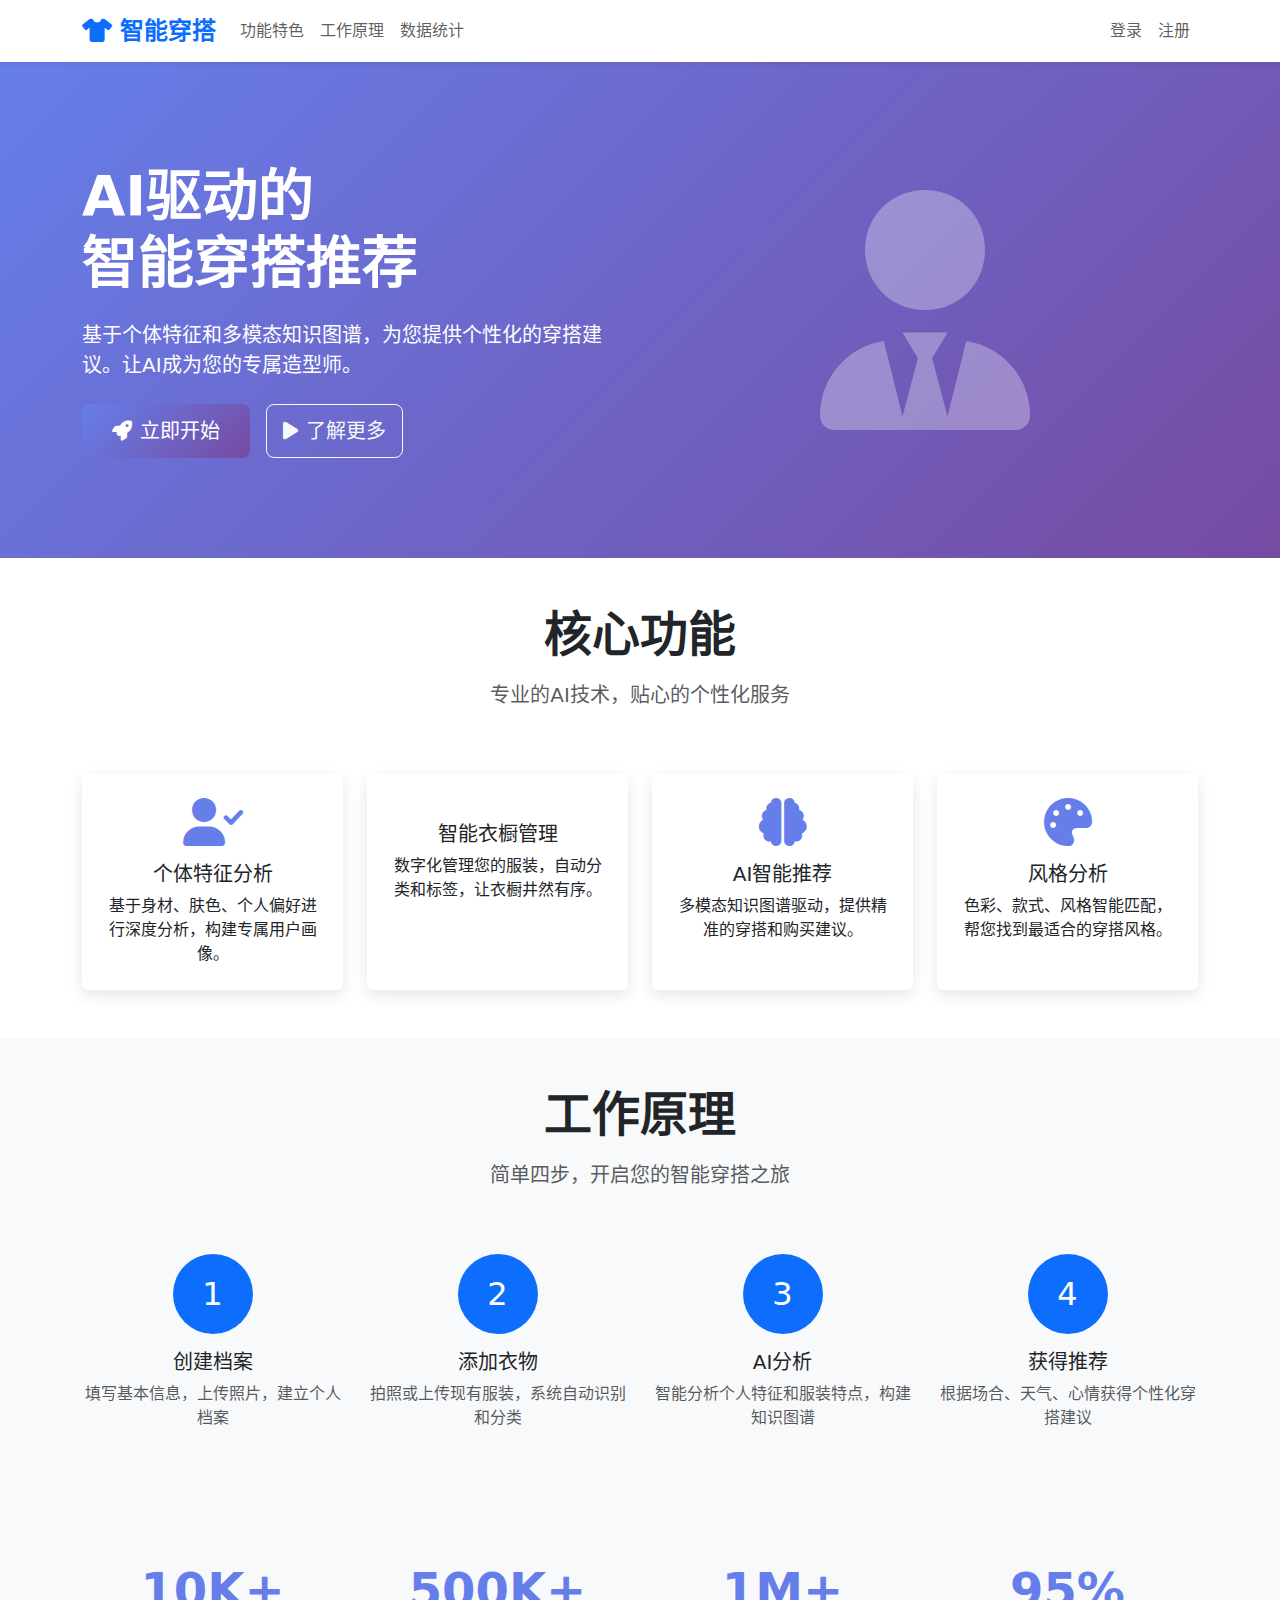
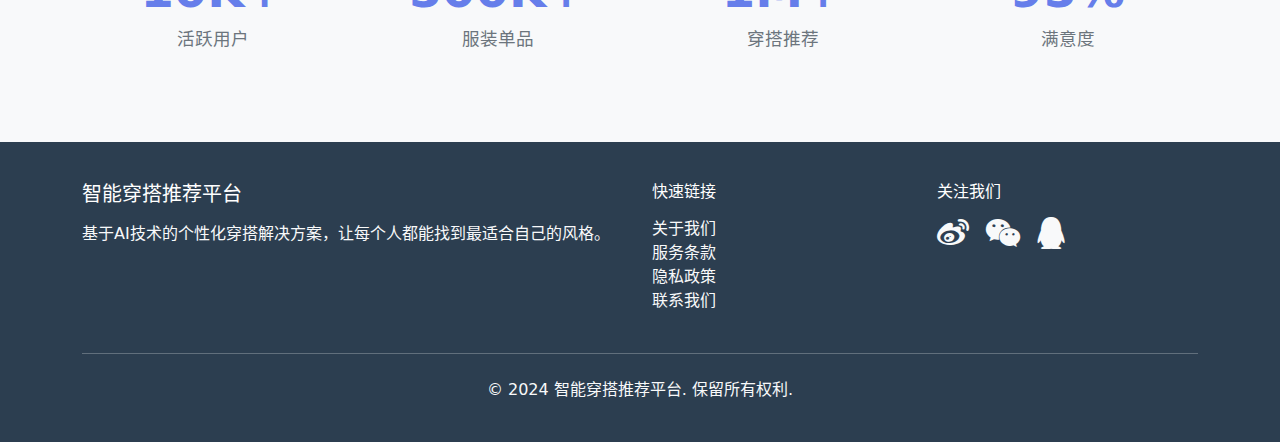
<file: 服装图片-指标/智能穿搭推荐平台/frontend/templates/index.html>
<!DOCTYPE html>
<html lang="zh-CN">
<head>
    <meta charset="UTF-8">
    <meta name="viewport" content="width=device-width, initial-scale=1.0">
    <title>智能穿搭推荐平台</title>
    <link href="https://cdn.jsdelivr.net/npm/bootstrap@5.1.3/dist/css/bootstrap.min.css" rel="stylesheet">
    <link href="https://cdnjs.cloudflare.com/ajax/libs/font-awesome/6.0.0/css/all.min.css" rel="stylesheet">
    <style>
        .hero-section {
            background: linear-gradient(135deg, #667eea 0%, #764ba2 100%);
            color: white;
            padding: 100px 0;
        }
        
        .feature-card {
            border: none;
            box-shadow: 0 5px 15px rgba(0,0,0,0.1);
            transition: transform 0.3s ease;
            height: 100%;
        }
        
        .feature-card:hover {
            transform: translateY(-5px);
        }
        
        .feature-icon {
            font-size: 3rem;
            color: #667eea;
            margin-bottom: 1rem;
        }
        
        .btn-custom {
            background: linear-gradient(135deg, #667eea 0%, #764ba2 100%);
            border: none;
            color: white;
            padding: 12px 30px;
            font-weight: 500;
            transition: all 0.3s ease;
        }
        
        .btn-custom:hover {
            transform: translateY(-2px);
            box-shadow: 0 5px 15px rgba(102, 126, 234, 0.4);
            color: white;
        }
        
        .stats-section {
            background-color: #f8f9fa;
            padding: 60px 0;
        }
        
        .stat-item {
            text-align: center;
            margin-bottom: 30px;
        }
        
        .stat-number {
            font-size: 3rem;
            font-weight: bold;
            color: #667eea;
        }
        
        .stat-label {
            font-size: 1.1rem;
            color: #6c757d;
        }
        
        .navbar-brand {
            font-weight: bold;
            font-size: 1.5rem;
        }
        
        .footer {
            background-color: #2c3e50;
            color: white;
            padding: 40px 0;
        }
    </style>
</head>
<body>
    <!-- 导航栏 -->
    <nav class="navbar navbar-expand-lg navbar-light bg-white shadow-sm">
        <div class="container">
            <a class="navbar-brand text-primary" href="/">
                <i class="fas fa-tshirt me-2"></i>智能穿搭
            </a>
            <button class="navbar-toggler" type="button" data-bs-toggle="collapse" data-bs-target="#navbarNav">
                <span class="navbar-toggler-icon"></span>
            </button>
            <div class="collapse navbar-collapse" id="navbarNav">
                <ul class="navbar-nav me-auto">
                    <li class="nav-item">
                        <a class="nav-link" href="#features">功能特色</a>
                    </li>
                    <li class="nav-item">
                        <a class="nav-link" href="#how-it-works">工作原理</a>
                    </li>
                    <li class="nav-item">
                        <a class="nav-link" href="#stats">数据统计</a>
                    </li>
                </ul>
                <div class="navbar-nav">
                    <a class="nav-link" href="#" onclick="showLoginModal()">登录</a>
                    <a class="nav-link" href="#" onclick="showRegisterModal()">注册</a>
                </div>
            </div>
        </div>
    </nav>

    <!-- 英雄区域 -->
    <section class="hero-section">
        <div class="container">
            <div class="row align-items-center">
                <div class="col-lg-6">
                    <h1 class="display-4 fw-bold mb-4">
                        AI驱动的<br>智能穿搭推荐
                    </h1>
                    <p class="lead mb-4">
                        基于个体特征和多模态知识图谱，为您提供个性化的穿搭建议。让AI成为您的专属造型师。
                    </p>
                    <div class="d-flex gap-3">
                        <button class="btn btn-custom btn-lg" onclick="showRegisterModal()">
                            <i class="fas fa-rocket me-2"></i>立即开始
                        </button>
                        <button class="btn btn-outline-light btn-lg" onclick="scrollToFeatures()">
                            <i class="fas fa-play me-2"></i>了解更多
                        </button>
                    </div>
                </div>
                <div class="col-lg-6">
                    <div class="text-center">
                        <i class="fas fa-user-tie" style="font-size: 15rem; opacity: 0.3;"></i>
                    </div>
                </div>
            </div>
        </div>
    </section>

    <!-- 功能特色 -->
    <section id="features" class="py-5">
        <div class="container">
            <div class="row mb-5">
                <div class="col-12 text-center">
                    <h2 class="display-5 fw-bold mb-3">核心功能</h2>
                    <p class="lead text-muted">专业的AI技术，贴心的个性化服务</p>
                </div>
            </div>
            <div class="row g-4">
                <div class="col-md-6 col-lg-3">
                    <div class="card feature-card">
                        <div class="card-body text-center p-4">
                            <i class="fas fa-user-check feature-icon"></i>
                            <h5 class="card-title">个体特征分析</h5>
                            <p class="card-text">基于身材、肤色、个人偏好进行深度分析，构建专属用户画像。</p>
                        </div>
                    </div>
                </div>
                <div class="col-md-6 col-lg-3">
                    <div class="card feature-card">
                        <div class="card-body text-center p-4">
                            <i class="fas fa-closet feature-icon"></i>
                            <h5 class="card-title">智能衣橱管理</h5>
                            <p class="card-text">数字化管理您的服装，自动分类和标签，让衣橱井然有序。</p>
                        </div>
                    </div>
                </div>
                <div class="col-md-6 col-lg-3">
                    <div class="card feature-card">
                        <div class="card-body text-center p-4">
                            <i class="fas fa-brain feature-icon"></i>
                            <h5 class="card-title">AI智能推荐</h5>
                            <p class="card-text">多模态知识图谱驱动，提供精准的穿搭和购买建议。</p>
                        </div>
                    </div>
                </div>
                <div class="col-md-6 col-lg-3">
                    <div class="card feature-card">
                        <div class="card-body text-center p-4">
                            <i class="fas fa-palette feature-icon"></i>
                            <h5 class="card-title">风格分析</h5>
                            <p class="card-text">色彩、款式、风格智能匹配，帮您找到最适合的穿搭风格。</p>
                        </div>
                    </div>
                </div>
            </div>
        </div>
    </section>

    <!-- 工作原理 -->
    <section id="how-it-works" class="py-5 bg-light">
        <div class="container">
            <div class="row mb-5">
                <div class="col-12 text-center">
                    <h2 class="display-5 fw-bold mb-3">工作原理</h2>
                    <p class="lead text-muted">简单四步，开启您的智能穿搭之旅</p>
                </div>
            </div>
            <div class="row g-4">
                <div class="col-lg-3 col-md-6">
                    <div class="text-center">
                        <div class="bg-primary text-white rounded-circle d-inline-flex align-items-center justify-content-center mb-3" 
                             style="width: 80px; height: 80px; font-size: 2rem;">
                            1
                        </div>
                        <h5>创建档案</h5>
                        <p class="text-muted">填写基本信息，上传照片，建立个人档案</p>
                    </div>
                </div>
                <div class="col-lg-3 col-md-6">
                    <div class="text-center">
                        <div class="bg-primary text-white rounded-circle d-inline-flex align-items-center justify-content-center mb-3" 
                             style="width: 80px; height: 80px; font-size: 2rem;">
                            2
                        </div>
                        <h5>添加衣物</h5>
                        <p class="text-muted">拍照或上传现有服装，系统自动识别和分类</p>
                    </div>
                </div>
                <div class="col-lg-3 col-md-6">
                    <div class="text-center">
                        <div class="bg-primary text-white rounded-circle d-inline-flex align-items-center justify-content-center mb-3" 
                             style="width: 80px; height: 80px; font-size: 2rem;">
                            3
                        </div>
                        <h5>AI分析</h5>
                        <p class="text-muted">智能分析个人特征和服装特点，构建知识图谱</p>
                    </div>
                </div>
                <div class="col-lg-3 col-md-6">
                    <div class="text-center">
                        <div class="bg-primary text-white rounded-circle d-inline-flex align-items-center justify-content-center mb-3" 
                             style="width: 80px; height: 80px; font-size: 2rem;">
                            4
                        </div>
                        <h5>获得推荐</h5>
                        <p class="text-muted">根据场合、天气、心情获得个性化穿搭建议</p>
                    </div>
                </div>
            </div>
        </div>
    </section>

    <!-- 数据统计 -->
    <section id="stats" class="stats-section">
        <div class="container">
            <div class="row">
                <div class="col-lg-3 col-md-6">
                    <div class="stat-item">
                        <div class="stat-number">10K+</div>
                        <div class="stat-label">活跃用户</div>
                    </div>
                </div>
                <div class="col-lg-3 col-md-6">
                    <div class="stat-item">
                        <div class="stat-number">500K+</div>
                        <div class="stat-label">服装单品</div>
                    </div>
                </div>
                <div class="col-lg-3 col-md-6">
                    <div class="stat-item">
                        <div class="stat-number">1M+</div>
                        <div class="stat-label">穿搭推荐</div>
                    </div>
                </div>
                <div class="col-lg-3 col-md-6">
                    <div class="stat-item">
                        <div class="stat-number">95%</div>
                        <div class="stat-label">满意度</div>
                    </div>
                </div>
            </div>
        </div>
    </section>

    <!-- 页脚 -->
    <footer class="footer">
        <div class="container">
            <div class="row">
                <div class="col-lg-6">
                    <h5 class="text-white mb-3">智能穿搭推荐平台</h5>
                    <p class="text-light">基于AI技术的个性化穿搭解决方案，让每个人都能找到最适合自己的风格。</p>
                </div>
                <div class="col-lg-3">
                    <h6 class="text-white mb-3">快速链接</h6>
                    <ul class="list-unstyled">
                        <li><a href="#" class="text-light text-decoration-none">关于我们</a></li>
                        <li><a href="#" class="text-light text-decoration-none">服务条款</a></li>
                        <li><a href="#" class="text-light text-decoration-none">隐私政策</a></li>
                        <li><a href="#" class="text-light text-decoration-none">联系我们</a></li>
                    </ul>
                </div>
                <div class="col-lg-3">
                    <h6 class="text-white mb-3">关注我们</h6>
                    <div class="d-flex gap-3">
                        <a href="#" class="text-light"><i class="fab fa-weibo fa-2x"></i></a>
                        <a href="#" class="text-light"><i class="fab fa-weixin fa-2x"></i></a>
                        <a href="#" class="text-light"><i class="fab fa-qq fa-2x"></i></a>
                    </div>
                </div>
            </div>
            <hr class="my-4 bg-light">
            <div class="row">
                <div class="col-12 text-center">
                    <p class="text-light mb-0">&copy; 2024 智能穿搭推荐平台. 保留所有权利.</p>
                </div>
            </div>
        </div>
    </footer>

    <!-- 登录模态框 -->
    <div class="modal fade" id="loginModal" tabindex="-1">
        <div class="modal-dialog">
            <div class="modal-content">
                <div class="modal-header">
                    <h5 class="modal-title">用户登录</h5>
                    <button type="button" class="btn-close" data-bs-dismiss="modal"></button>
                </div>
                <div class="modal-body">
                    <form id="loginForm">
                        <div class="mb-3">
                            <label for="loginEmail" class="form-label">邮箱</label>
                            <input type="email" class="form-control" id="loginEmail" required>
                        </div>
                        <div class="mb-3">
                            <label for="loginPassword" class="form-label">密码</label>
                            <input type="password" class="form-control" id="loginPassword" required>
                        </div>
                        <div class="mb-3 form-check">
                            <input type="checkbox" class="form-check-input" id="rememberMe">
                            <label class="form-check-label" for="rememberMe">记住我</label>
                        </div>
                    </form>
                </div>
                <div class="modal-footer">
                    <button type="button" class="btn btn-secondary" data-bs-dismiss="modal">取消</button>
                    <button type="button" class="btn btn-custom" onclick="handleLogin()">登录</button>
                </div>
            </div>
        </div>
    </div>

    <!-- 注册模态框 -->
    <div class="modal fade" id="registerModal" tabindex="-1">
        <div class="modal-dialog">
            <div class="modal-content">
                <div class="modal-header">
                    <h5 class="modal-title">用户注册</h5>
                    <button type="button" class="btn-close" data-bs-dismiss="modal"></button>
                </div>
                <div class="modal-body">
                    <form id="registerForm">
                        <div class="mb-3">
                            <label for="registerUsername" class="form-label">用户名</label>
                            <input type="text" class="form-control" id="registerUsername" required>
                        </div>
                        <div class="mb-3">
                            <label for="registerEmail" class="form-label">邮箱</label>
                            <input type="email" class="form-control" id="registerEmail" required>
                        </div>
                        <div class="mb-3">
                            <label for="registerPassword" class="form-label">密码</label>
                            <input type="password" class="form-control" id="registerPassword" required>
                        </div>
                        <div class="mb-3">
                            <label for="confirmPassword" class="form-label">确认密码</label>
                            <input type="password" class="form-control" id="confirmPassword" required>
                        </div>
                        <div class="mb-3 form-check">
                            <input type="checkbox" class="form-check-input" id="agreeTerms" required>
                            <label class="form-check-label" for="agreeTerms">
                                我同意<a href="#" class="text-decoration-none">服务条款</a>和<a href="#" class="text-decoration-none">隐私政策</a>
                            </label>
                        </div>
                    </form>
                </div>
                <div class="modal-footer">
                    <button type="button" class="btn btn-secondary" data-bs-dismiss="modal">取消</button>
                    <button type="button" class="btn btn-custom" onclick="handleRegister()">注册</button>
                </div>
            </div>
        </div>
    </div>

    <script src="https://cdn.jsdelivr.net/npm/bootstrap@5.1.3/dist/js/bootstrap.bundle.min.js"></script>
    <script>
        // 显示登录模态框
        function showLoginModal() {
            const modal = new bootstrap.Modal(document.getElementById('loginModal'));
            modal.show();
        }

        // 显示注册模态框
        function showRegisterModal() {
            const modal = new bootstrap.Modal(document.getElementById('registerModal'));
            modal.show();
        }

        // 滚动到功能区域
        function scrollToFeatures() {
            document.getElementById('features').scrollIntoView({ behavior: 'smooth' });
        }

        // 处理登录
        async function handleLogin() {
            const email = document.getElementById('loginEmail').value;
            const password = document.getElementById('loginPassword').value;

            if (!email || !password) {
                alert('请填写所有字段');
                return;
            }

            try {
                const response = await fetch('/api/user/login', {
                    method: 'POST',
                    headers: {
                        'Content-Type': 'application/json',
                    },
                    body: JSON.stringify({ email, password })
                });

                const data = await response.json();

                if (response.ok) {
                    alert('登录成功！');
                    window.location.href = '/dashboard';
                } else {
                    alert(data.error || '登录失败');
                }
            } catch (error) {
                alert('网络错误，请稍后重试');
            }
        }

        // 处理注册
        async function handleRegister() {
            const username = document.getElementById('registerUsername').value;
            const email = document.getElementById('registerEmail').value;
            const password = document.getElementById('registerPassword').value;
            const confirmPassword = document.getElementById('confirmPassword').value;

            if (!username || !email || !password || !confirmPassword) {
                alert('请填写所有字段');
                return;
            }

            if (password !== confirmPassword) {
                alert('两次输入的密码不一致');
                return;
            }

            if (!document.getElementById('agreeTerms').checked) {
                alert('请同意服务条款和隐私政策');
                return;
            }

            try {
                const response = await fetch('/api/user/register', {
                    method: 'POST',
                    headers: {
                        'Content-Type': 'application/json',
                    },
                    body: JSON.stringify({ username, email, password })
                });

                const data = await response.json();

                if (response.ok) {
                    alert('注册成功！请登录');
                    document.getElementById('registerModal').querySelector('.btn-close').click();
                    showLoginModal();
                } else {
                    alert(data.error || '注册失败');
                }
            } catch (error) {
                alert('网络错误，请稍后重试');
            }
        }

        // 平滑滚动效果
        document.querySelectorAll('a[href^="#"]').forEach(anchor => {
            anchor.addEventListener('click', function (e) {
                e.preventDefault();
                const target = document.querySelector(this.getAttribute('href'));
                if (target) {
                    target.scrollIntoView({ behavior: 'smooth' });
                }
            });
        });
    </script>
</body>
</html>
</file>
